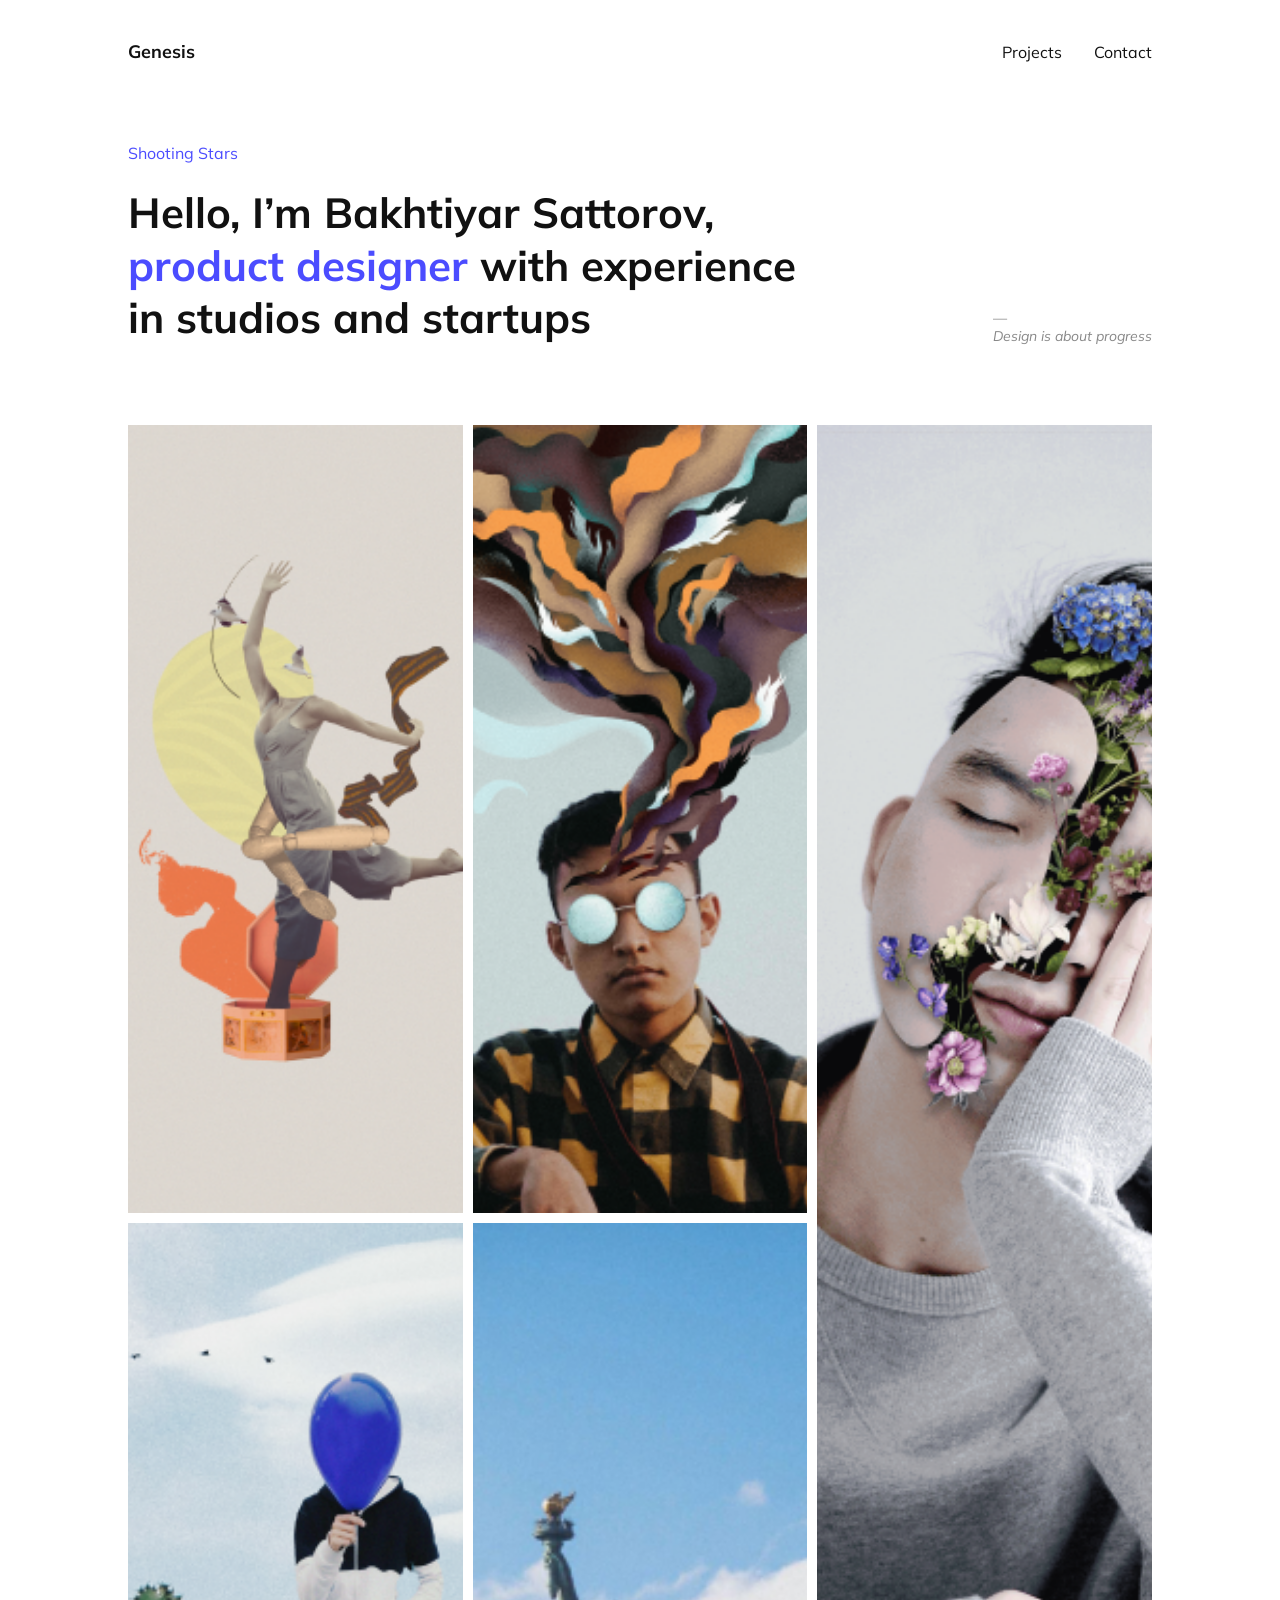
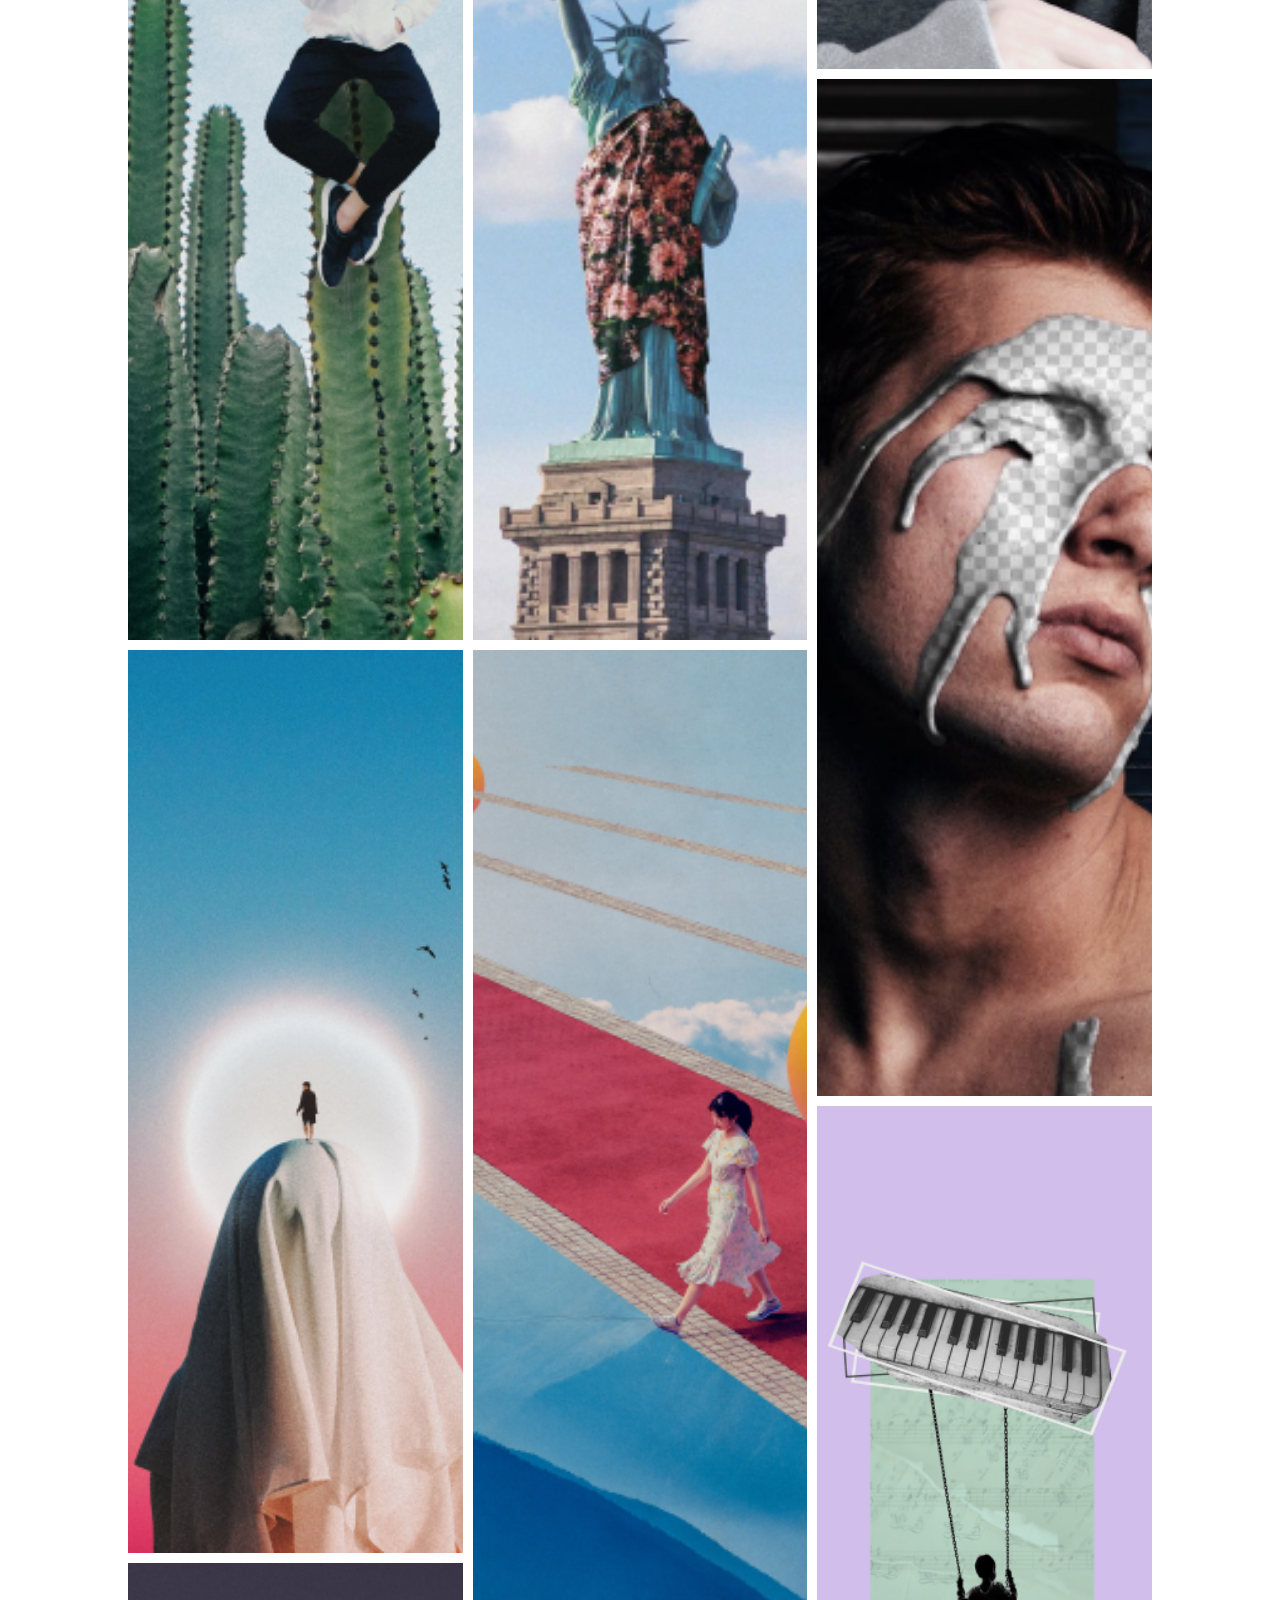
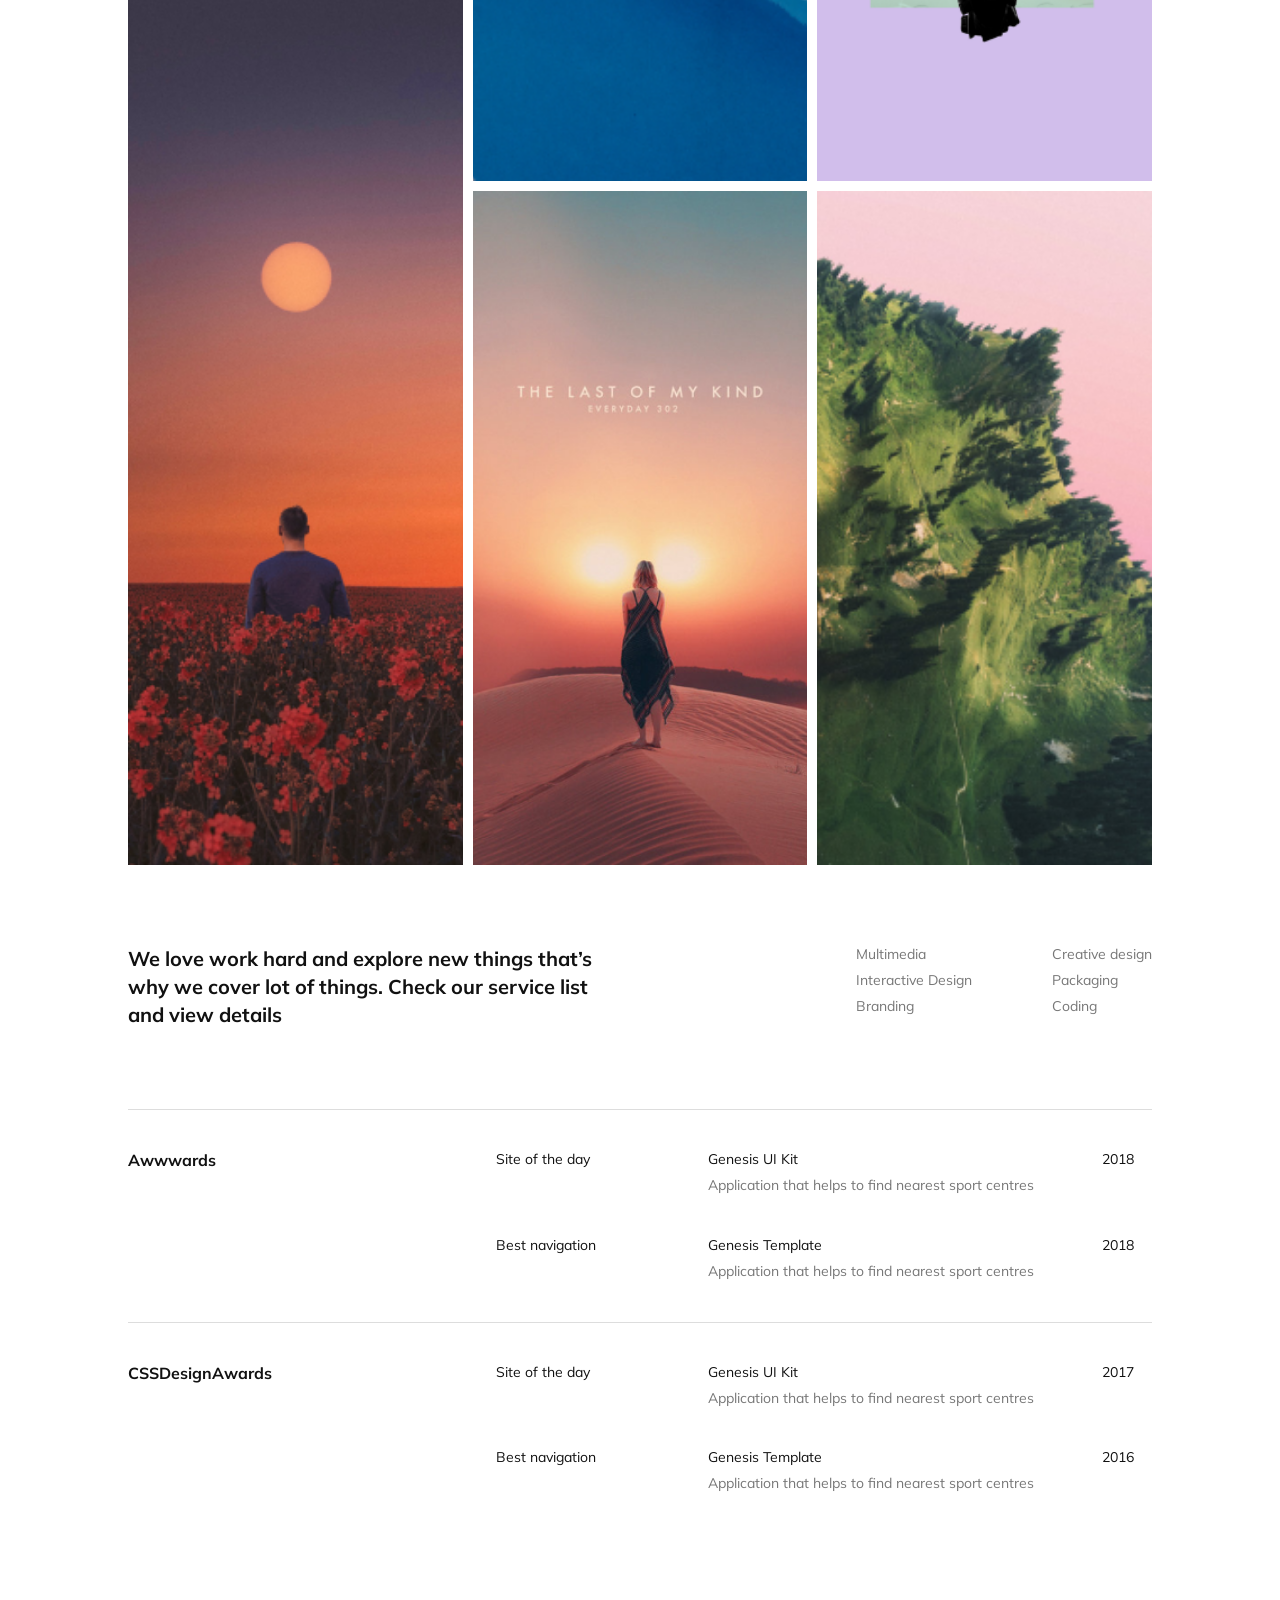
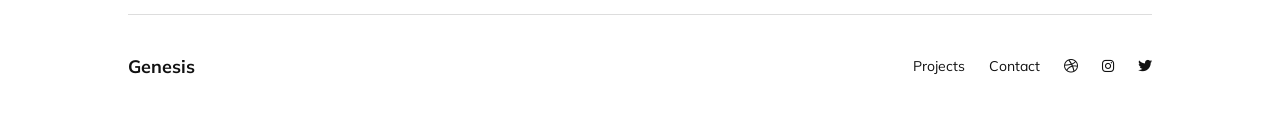
<file: index.html>
<!DOCTYPE html>
<html lang="en">
<head>
    <meta charset="UTF-8">
    <meta name="viewport" content="width=device-width, initial-scale=1.0">
    <title>Document</title>
    <link rel="preconnect" href="https://fonts.googleapis.com">
    <link rel="preconnect" href="https://fonts.gstatic.com" crossorigin>
    <link href="https://fonts.googleapis.com/css2?family=Mulish:wght@400;600;700&display=swap" rel="stylesheet">
    <link rel="stylesheet" href="https://cdnjs.cloudflare.com/ajax/libs/font-awesome/6.5.2/css/all.min.css">   
    <link rel="stylesheet" href="styles/style.css">
</head>
    <body>

    <header class="header">
        <nav class="header__nav">
            <a class="header__logo" href="index.html">Genesis</a>

            <ul class="header__list">
                <li><a href="pages/project-details.html">Projects</a></li>
                <li><a href="pages/contact.html">Contact</a></li>
            </ul>
        </nav>
    </header>

    <main>
<section class="intro">
    <p class="intro__category">Shooting Stars</p>

    <div class="intro__content">
        <h1>Hello, I’m Bakhtiyar Sattorov, <span>product designer</span> with experience in studios and startups</h1>
        <p>—<br><em>Design is about progress</em></p>
    </div>
</section>

<section class="gallery">
    <div class="gallery__item gallery__item--a">
        <img src="images/image-A.png" alt="">
    </div>

    <div class="gallery__item gallery__item--b">
        <img src="images/image-B.png" alt="">
    </div>

    <div class="gallery__item gallery__item--c">
        <img src="images/image-C.png" alt="">
    </div>

    <div class="gallery__item gallery__item--d">
        <img src="images/image-D.png" alt="">
    </div>

    <div class="gallery__item gallery__item--e">
        <img src="images/image-E.png" alt="">
    </div>

    <div class="gallery__item gallery__item--f">
        <img src="images/image-F.png" alt="">
    </div>

    <div class="gallery__item gallery__item--g">
        <img src="images/image-G.png" alt="">
    </div>

    <div class="gallery__item gallery__item--h">
        <img src="images/image-H.png" alt="">
    </div>

    <div class="gallery__item gallery__item--i">
        <img src="images/image-I.png" alt="">
    </div>

    <div class="gallery__item gallery__item--j">
        <img src="images/image-J.png" alt="">
    </div>

    <div class="gallery__item gallery__item--k">
        <img src="images/image-K.png" alt="">
    </div>

    <div class="gallery__item gallery__item--l">
        <img src="images/image-L.png" alt="">
    </div>
</section>

<section class="about">
    <p class="about__text">
        We love work hard and explore new things that’s why we cover lot of things. Check our service list and view details
    </p>

    <div class="about__skills">
        <div>
            <p>Multimedia</p>
            <p>Interactive Design</p>
            <p>Branding</p>
        </div>

        <div>
            <p>Creative design</p>
            <p>Packaging</p>
            <p>Coding</p>
        </div>
    </div>
</section>

<section class="awards">

    <div class="awards__group">
        <h2>Awwwards</h2>

        <div class="awards__item">
            <p>Site of the day</p>
            <div>
                <p>Genesis UI Kit</p>
                <p>Application that helps to find nearest sport centres</p>
            </div>
            <p>2018</p>
        </div>

        <div class="awards__item">
            <p>Best navigation</p>
            <div>
                <p>Genesis Template</p>
                <p>Application that helps to find nearest sport centres</p>
            </div>
            <p>2018</p>
        </div>
    </div>

    <div class="awards__group">
        <h2>CSSDesignAwards</h2>

        <div class="awards__item">
            <p>Site of the day</p>
            <div>
                <p>Genesis UI Kit</p>
                <p>Application that helps to find nearest sport centres</p>
            </div>
            <p>2017</p>
        </div>

        <div class="awards__item">
            <p>Best navigation</p>
            <div>
                <p>Genesis Template</p>
                <p>Application that helps to find nearest sport centres</p>
            </div>
            <p>2016</p>
        </div>
    </div>

</section>

    </main>

        <footer class="footer">
    <a class="footer__logo" href="index.html">Genesis</a>

    <nav class="footer__nav">
        <a href="pages/project-details.html">Projects</a>
        <a href="pages/contact.html">Contact</a>
        <a href="#"><i class="fa-brands fa-dribbble"></i></a>
        <a href="#"><i class="fa-brands fa-instagram"></i></a>
        <a href="#"><i class="fa-brands fa-twitter"></i></a>
    </nav>
        </footer>

</body>
</html>
</file>
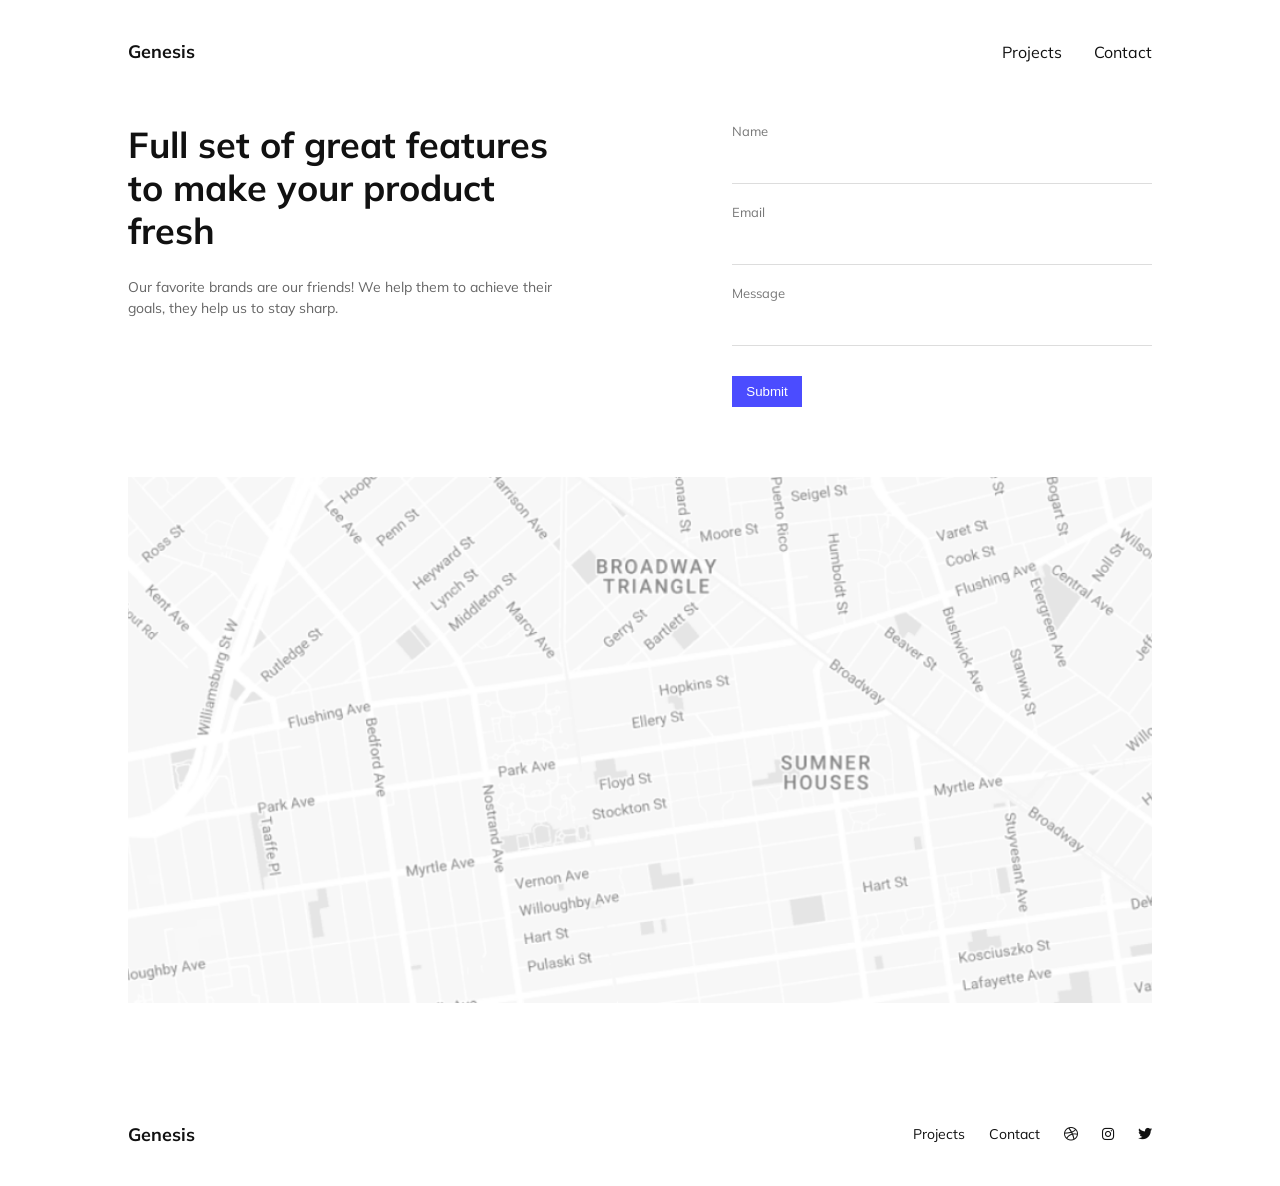
<file: pages/contact.html>
<!DOCTYPE html>
<html lang="en">
<head>
    <meta charset="UTF-8">
    <meta name="viewport" content="width=device-width, initial-scale=1.0">
    <title>Contact</title>
    <link rel="preconnect" href="https://fonts.googleapis.com">
    <link rel="preconnect" href="https://fonts.gstatic.com" crossorigin>
    <link href="https://fonts.googleapis.com/css2?family=Mulish:wght@400;600;700&display=swap" rel="stylesheet">
    <link rel="stylesheet" href="https://cdnjs.cloudflare.com/ajax/libs/font-awesome/6.5.2/css/all.min.css">   
    <link rel="stylesheet" href="../styles/style.css">
</head>

<body>

    <header class="header">
        <nav class="header__nav">
            <a class="header__logo" href="../index.html">Genesis</a>

            <ul class="header__list">
                <li><a href="project-details.html">Projects</a></li>
                <li><a href="contact.html">Contact</a></li>
            </ul>
        </nav>
    </header>

    <main class="contact">

        <section class="contact__intro">
            <div>
                <h1>Full set of great features to make your product fresh</h1>

                <p>
                    Our favorite brands are our friends! We help them to achieve
                    their goals, they help us to stay sharp.
                </p>
            </div>

            <form class="contact__form">
                <label for="name">Name</label>
                <input type="text" id="name" name="name">

                <label for="email">Email</label>
                <input type="email" id="email" name="email">

                <label for="message">Message</label>
                <input type="text" id="message" name="message">

                <button type="submit">Submit</button>
            </form>
        </section>

        <div class="contact__map">
            <img src="../images/Map.png" alt="Map showing the project location">
        </div>

    </main>

    <footer class="footer">
        <a class="footer__logo" href="../index.html">Genesis</a>

        <nav class="footer__nav">
            <a href="project-details.html">Projects</a>
            <a href="contact.html">Contact</a>
            <a href="#"><i class="fa-brands fa-dribbble"></i></a>
            <a href="#"><i class="fa-brands fa-instagram"></i></a>
            <a href="#"><i class="fa-brands fa-twitter"></i></a>
        </nav>
    </footer>

</body>
</html>
</file>
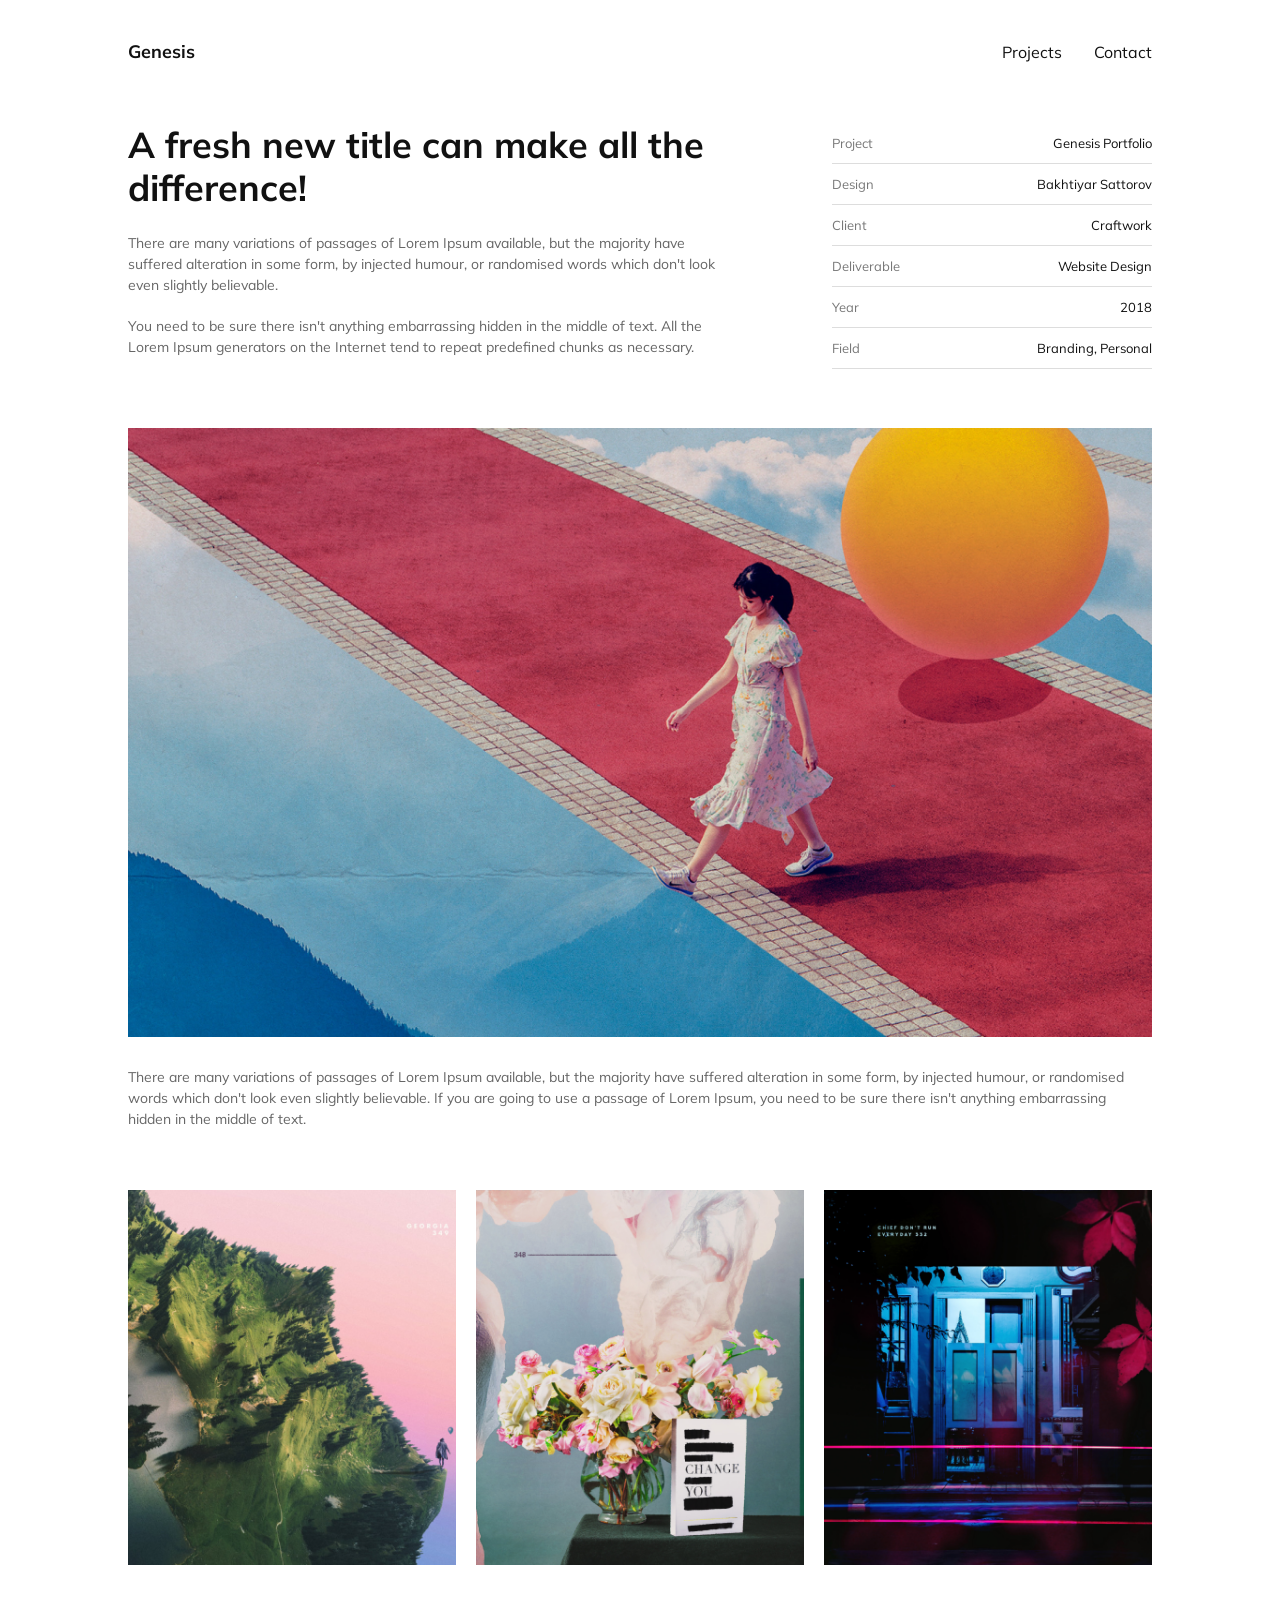
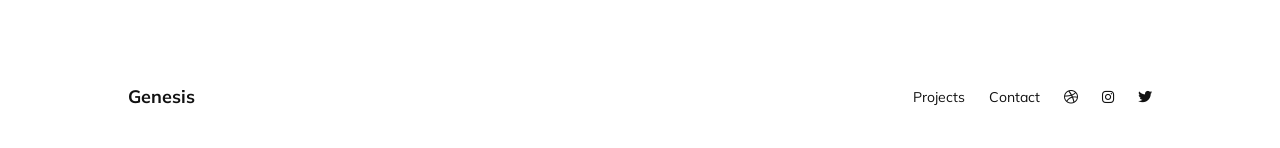
<file: pages/project-details.html>
<!DOCTYPE html>
<html lang="en">
<head>
    <meta charset="UTF-8">
    <meta name="viewport" content="width=device-width, initial-scale=1.0">
    <title>Project Details</title>
    <link rel="preconnect" href="https://fonts.googleapis.com">
    <link rel="preconnect" href="https://fonts.gstatic.com" crossorigin>
    <link href="https://fonts.googleapis.com/css2?family=Mulish:wght@400;600;700&display=swap" rel="stylesheet">
    <link rel="stylesheet" href="https://cdnjs.cloudflare.com/ajax/libs/font-awesome/6.5.2/css/all.min.css">  
    <link rel="stylesheet" href="../styles/style.css">
</head>

<body>

    <header class="header">
        <nav class="header__nav">
            <a class="header__logo" href="../index.html">Genesis</a>

            <ul class="header__list">
                <li><a href="project-details.html">Projects</a></li>
                <li><a href="contact.html">Contact</a></li>
            </ul>
        </nav>
    </header>

    <main class="project">

        <section class="project__intro">
            <div class="project__description">
                <h1>A fresh new title can make all the difference!</h1>

                <p>
                    There are many variations of passages of Lorem Ipsum available,
                    but the majority have suffered alteration in some form, by injected
                    humour, or randomised words which don't look even slightly believable.
                </p>

                <p>
                    You need to be sure there isn't anything embarrassing hidden in
                    the middle of text. All the Lorem Ipsum generators on the Internet
                    tend to repeat predefined chunks as necessary.
                </p>
            </div>

            <div class="project__details">
                <div><span>Project</span><strong>Genesis Portfolio</strong></div>
                <div><span>Design</span><strong>Bakhtiyar Sattorov</strong></div>
                <div><span>Client</span><strong>Craftwork</strong></div>
                <div><span>Deliverable</span><strong>Website Design</strong></div>
                <div><span>Year</span><strong>2018</strong></div>
                <div><span>Field</span><strong>Branding, Personal</strong></div>
            </div>
        </section>

        <div class="project__hero">
            <img src="../images/image-M.png" alt="Genesis project design">
        </div>

        <p class="project__text">
            There are many variations of passages of Lorem Ipsum available, but the
            majority have suffered alteration in some form, by injected humour, or
            randomised words which don't look even slightly believable. If you are
            going to use a passage of Lorem Ipsum, you need to be sure there isn't
            anything embarrassing hidden in the middle of text.
        </p>

        <section class="project__gallery">
            <div>
                <img src="../images/image-N.png" alt="Genesis project image">
            </div>

            <div>
                <img src="../images/image-O.png" alt="Genesis project image">
            </div>

            <div>
                <img src="../images/image-P.png" alt="Genesis project image">
            </div>
        </section>

    </main>

    <footer class="footer">
        <a class="footer__logo" href="../index.html">Genesis</a>

        <nav class="footer__nav">
            <a href="project-details.html">Projects</a>
            <a href="contact.html">Contact</a>
            <a href="#"><i class="fa-brands fa-dribbble"></i></a>
            <a href="#"><i class="fa-brands fa-instagram"></i></a>
            <a href="#"><i class="fa-brands fa-twitter"></i></a>
        </nav>
    </footer>

</body>
</html>
</file>
<file: styles/style.css>
*{-webkit-box-sizing:border-box;box-sizing:border-box}body{margin:0;background-color:white;font-family:"Mulish",sans-serif;color:#111}a{color:inherit;text-decoration:none}.footer,.header,main{width:80%;max-width:1200px;margin:0 auto;background-color:white}.header{display:-webkit-box;display:-ms-flexbox;display:flex;-webkit-box-pack:justify;-ms-flex-pack:justify;justify-content:space-between;-webkit-box-align:center;-ms-flex-align:center;align-items:center;padding:40px 0}.header__nav{display:-webkit-box;display:-ms-flexbox;display:flex;-webkit-box-pack:justify;-ms-flex-pack:justify;justify-content:space-between;-webkit-box-align:center;-ms-flex-align:center;align-items:center;width:100%}.footer__logo,.header__logo{font-size:18px;font-weight:bold}.header__list{display:-webkit-box;display:-ms-flexbox;display:flex;gap:32px;margin:0;padding:0;list-style:none}main{padding:0}.intro{padding:40px 0 80px}.intro__category{margin:0 0 24px;color:#4b4cff}.intro__content{display:-webkit-box;display:-ms-flexbox;display:flex;-webkit-box-pack:justify;-ms-flex-pack:justify;justify-content:space-between;-webkit-box-align:end;-ms-flex-align:end;align-items:flex-end;gap:40px}.intro h1{max-width:700px;margin:0;font-size:42px;line-height:1.25}.intro h1 span{color:#4b4cff}.intro__content p{margin:0;color:#888;font-size:14px}.gallery{display:-ms-grid;display:grid;-ms-grid-columns:1fr 10px 1fr 10px 1fr 10px 1fr 10px 1fr 10px 1fr 10px 1fr 10px 1fr 10px 1fr;grid-template-columns:repeat(9,1fr);-ms-grid-rows:1fr 10px 1fr 10px 1fr 10px 1fr 10px 1fr 10px 1fr 10px 1fr 10px 1fr 10px 1fr 10px 1fr 10px 1fr 10px 1fr 10px 1fr 10px 1fr 10px 1fr 10px 1fr 10px 1fr 10px 1fr 10px 1fr 10px 1fr 10px 1fr 10px 1fr 10px 1fr 10px 1fr 10px 1fr 10px 1fr 10px 1fr 10px 1fr 10px 1fr 10px 1fr 10px 1fr 10px 1fr;grid-template-rows:repeat(32,1fr);gap:10px;width:100%;aspect-ratio:9/32}.gallery>:first-child{-ms-grid-row:1;-ms-grid-column:1}.gallery>:nth-child(2){-ms-grid-row:1;-ms-grid-column:3}.gallery>:nth-child(3){-ms-grid-row:1;-ms-grid-column:5}.gallery>:nth-child(4){-ms-grid-row:1;-ms-grid-column:7}.gallery>:nth-child(5){-ms-grid-row:1;-ms-grid-column:9}.gallery>:nth-child(6){-ms-grid-row:1;-ms-grid-column:11}.gallery>:nth-child(7){-ms-grid-row:1;-ms-grid-column:13}.gallery>:nth-child(8){-ms-grid-row:1;-ms-grid-column:15}.gallery>:nth-child(9){-ms-grid-row:1;-ms-grid-column:17}.gallery>:nth-child(10){-ms-grid-row:3;-ms-grid-column:1}.gallery>:nth-child(11){-ms-grid-row:3;-ms-grid-column:3}.gallery>:nth-child(12){-ms-grid-row:3;-ms-grid-column:5}.gallery>:nth-child(13){-ms-grid-row:3;-ms-grid-column:7}.gallery>:nth-child(14){-ms-grid-row:3;-ms-grid-column:9}.gallery>:nth-child(15){-ms-grid-row:3;-ms-grid-column:11}.gallery>:nth-child(16){-ms-grid-row:3;-ms-grid-column:13}.gallery>:nth-child(17){-ms-grid-row:3;-ms-grid-column:15}.gallery>:nth-child(18){-ms-grid-row:3;-ms-grid-column:17}.gallery>:nth-child(19){-ms-grid-row:5;-ms-grid-column:1}.gallery>:nth-child(20){-ms-grid-row:5;-ms-grid-column:3}.gallery>:nth-child(21){-ms-grid-row:5;-ms-grid-column:5}.gallery>:nth-child(22){-ms-grid-row:5;-ms-grid-column:7}.gallery>:nth-child(23){-ms-grid-row:5;-ms-grid-column:9}.gallery>:nth-child(24){-ms-grid-row:5;-ms-grid-column:11}.gallery>:nth-child(25){-ms-grid-row:5;-ms-grid-column:13}.gallery>:nth-child(26){-ms-grid-row:5;-ms-grid-column:15}.gallery>:nth-child(27){-ms-grid-row:5;-ms-grid-column:17}.gallery>:nth-child(28){-ms-grid-row:7;-ms-grid-column:1}.gallery>:nth-child(29){-ms-grid-row:7;-ms-grid-column:3}.gallery>:nth-child(30){-ms-grid-row:7;-ms-grid-column:5}.gallery>:nth-child(31){-ms-grid-row:7;-ms-grid-column:7}.gallery>:nth-child(32){-ms-grid-row:7;-ms-grid-column:9}.gallery>:nth-child(33){-ms-grid-row:7;-ms-grid-column:11}.gallery>:nth-child(34){-ms-grid-row:7;-ms-grid-column:13}.gallery>:nth-child(35){-ms-grid-row:7;-ms-grid-column:15}.gallery>:nth-child(36){-ms-grid-row:7;-ms-grid-column:17}.gallery>:nth-child(37){-ms-grid-row:9;-ms-grid-column:1}.gallery>:nth-child(38){-ms-grid-row:9;-ms-grid-column:3}.gallery>:nth-child(39){-ms-grid-row:9;-ms-grid-column:5}.gallery>:nth-child(40){-ms-grid-row:9;-ms-grid-column:7}.gallery>:nth-child(41){-ms-grid-row:9;-ms-grid-column:9}.gallery>:nth-child(42){-ms-grid-row:9;-ms-grid-column:11}.gallery>:nth-child(43){-ms-grid-row:9;-ms-grid-column:13}.gallery>:nth-child(44){-ms-grid-row:9;-ms-grid-column:15}.gallery>:nth-child(45){-ms-grid-row:9;-ms-grid-column:17}.gallery>:nth-child(46){-ms-grid-row:11;-ms-grid-column:1}.gallery>:nth-child(47){-ms-grid-row:11;-ms-grid-column:3}.gallery>:nth-child(48){-ms-grid-row:11;-ms-grid-column:5}.gallery>:nth-child(49){-ms-grid-row:11;-ms-grid-column:7}.gallery>:nth-child(50){-ms-grid-row:11;-ms-grid-column:9}.gallery>:nth-child(51){-ms-grid-row:11;-ms-grid-column:11}.gallery>:nth-child(52){-ms-grid-row:11;-ms-grid-column:13}.gallery>:nth-child(53){-ms-grid-row:11;-ms-grid-column:15}.gallery>:nth-child(54){-ms-grid-row:11;-ms-grid-column:17}.gallery>:nth-child(55){-ms-grid-row:13;-ms-grid-column:1}.gallery>:nth-child(56){-ms-grid-row:13;-ms-grid-column:3}.gallery>:nth-child(57){-ms-grid-row:13;-ms-grid-column:5}.gallery>:nth-child(58){-ms-grid-row:13;-ms-grid-column:7}.gallery>:nth-child(59){-ms-grid-row:13;-ms-grid-column:9}.gallery>:nth-child(60){-ms-grid-row:13;-ms-grid-column:11}.gallery>:nth-child(61){-ms-grid-row:13;-ms-grid-column:13}.gallery>:nth-child(62){-ms-grid-row:13;-ms-grid-column:15}.gallery>:nth-child(63){-ms-grid-row:13;-ms-grid-column:17}.gallery>:nth-child(64){-ms-grid-row:15;-ms-grid-column:1}.gallery>:nth-child(65){-ms-grid-row:15;-ms-grid-column:3}.gallery>:nth-child(66){-ms-grid-row:15;-ms-grid-column:5}.gallery>:nth-child(67){-ms-grid-row:15;-ms-grid-column:7}.gallery>:nth-child(68){-ms-grid-row:15;-ms-grid-column:9}.gallery>:nth-child(69){-ms-grid-row:15;-ms-grid-column:11}.gallery>:nth-child(70){-ms-grid-row:15;-ms-grid-column:13}.gallery>:nth-child(71){-ms-grid-row:15;-ms-grid-column:15}.gallery>:nth-child(72){-ms-grid-row:15;-ms-grid-column:17}.gallery>:nth-child(73){-ms-grid-row:17;-ms-grid-column:1}.gallery>:nth-child(74){-ms-grid-row:17;-ms-grid-column:3}.gallery>:nth-child(75){-ms-grid-row:17;-ms-grid-column:5}.gallery>:nth-child(76){-ms-grid-row:17;-ms-grid-column:7}.gallery>:nth-child(77){-ms-grid-row:17;-ms-grid-column:9}.gallery>:nth-child(78){-ms-grid-row:17;-ms-grid-column:11}.gallery>:nth-child(79){-ms-grid-row:17;-ms-grid-column:13}.gallery>:nth-child(80){-ms-grid-row:17;-ms-grid-column:15}.gallery>:nth-child(81){-ms-grid-row:17;-ms-grid-column:17}.gallery>:nth-child(82){-ms-grid-row:19;-ms-grid-column:1}.gallery>:nth-child(83){-ms-grid-row:19;-ms-grid-column:3}.gallery>:nth-child(84){-ms-grid-row:19;-ms-grid-column:5}.gallery>:nth-child(85){-ms-grid-row:19;-ms-grid-column:7}.gallery>:nth-child(86){-ms-grid-row:19;-ms-grid-column:9}.gallery>:nth-child(87){-ms-grid-row:19;-ms-grid-column:11}.gallery>:nth-child(88){-ms-grid-row:19;-ms-grid-column:13}.gallery>:nth-child(89){-ms-grid-row:19;-ms-grid-column:15}.gallery>:nth-child(90){-ms-grid-row:19;-ms-grid-column:17}.gallery>:nth-child(91){-ms-grid-row:21;-ms-grid-column:1}.gallery>:nth-child(92){-ms-grid-row:21;-ms-grid-column:3}.gallery>:nth-child(93){-ms-grid-row:21;-ms-grid-column:5}.gallery>:nth-child(94){-ms-grid-row:21;-ms-grid-column:7}.gallery>:nth-child(95){-ms-grid-row:21;-ms-grid-column:9}.gallery>:nth-child(96){-ms-grid-row:21;-ms-grid-column:11}.gallery>:nth-child(97){-ms-grid-row:21;-ms-grid-column:13}.gallery>:nth-child(98){-ms-grid-row:21;-ms-grid-column:15}.gallery>:nth-child(99){-ms-grid-row:21;-ms-grid-column:17}.gallery>:nth-child(100){-ms-grid-row:23;-ms-grid-column:1}.gallery>:nth-child(101){-ms-grid-row:23;-ms-grid-column:3}.gallery>:nth-child(102){-ms-grid-row:23;-ms-grid-column:5}.gallery>:nth-child(103){-ms-grid-row:23;-ms-grid-column:7}.gallery>:nth-child(104){-ms-grid-row:23;-ms-grid-column:9}.gallery>:nth-child(105){-ms-grid-row:23;-ms-grid-column:11}.gallery>:nth-child(106){-ms-grid-row:23;-ms-grid-column:13}.gallery>:nth-child(107){-ms-grid-row:23;-ms-grid-column:15}.gallery>:nth-child(108){-ms-grid-row:23;-ms-grid-column:17}.gallery>:nth-child(109){-ms-grid-row:25;-ms-grid-column:1}.gallery>:nth-child(110){-ms-grid-row:25;-ms-grid-column:3}.gallery>:nth-child(111){-ms-grid-row:25;-ms-grid-column:5}.gallery>:nth-child(112){-ms-grid-row:25;-ms-grid-column:7}.gallery>:nth-child(113){-ms-grid-row:25;-ms-grid-column:9}.gallery>:nth-child(114){-ms-grid-row:25;-ms-grid-column:11}.gallery>:nth-child(115){-ms-grid-row:25;-ms-grid-column:13}.gallery>:nth-child(116){-ms-grid-row:25;-ms-grid-column:15}.gallery>:nth-child(117){-ms-grid-row:25;-ms-grid-column:17}.gallery>:nth-child(118){-ms-grid-row:27;-ms-grid-column:1}.gallery>:nth-child(119){-ms-grid-row:27;-ms-grid-column:3}.gallery>:nth-child(120){-ms-grid-row:27;-ms-grid-column:5}.gallery>:nth-child(121){-ms-grid-row:27;-ms-grid-column:7}.gallery>:nth-child(122){-ms-grid-row:27;-ms-grid-column:9}.gallery>:nth-child(123){-ms-grid-row:27;-ms-grid-column:11}.gallery>:nth-child(124){-ms-grid-row:27;-ms-grid-column:13}.gallery>:nth-child(125){-ms-grid-row:27;-ms-grid-column:15}.gallery>:nth-child(126){-ms-grid-row:27;-ms-grid-column:17}.gallery>:nth-child(127){-ms-grid-row:29;-ms-grid-column:1}.gallery>:nth-child(128){-ms-grid-row:29;-ms-grid-column:3}.gallery>:nth-child(129){-ms-grid-row:29;-ms-grid-column:5}.gallery>:nth-child(130){-ms-grid-row:29;-ms-grid-column:7}.gallery>:nth-child(131){-ms-grid-row:29;-ms-grid-column:9}.gallery>:nth-child(132){-ms-grid-row:29;-ms-grid-column:11}.gallery>:nth-child(133){-ms-grid-row:29;-ms-grid-column:13}.gallery>:nth-child(134){-ms-grid-row:29;-ms-grid-column:15}.gallery>:nth-child(135){-ms-grid-row:29;-ms-grid-column:17}.gallery>:nth-child(136){-ms-grid-row:31;-ms-grid-column:1}.gallery>:nth-child(137){-ms-grid-row:31;-ms-grid-column:3}.gallery>:nth-child(138){-ms-grid-row:31;-ms-grid-column:5}.gallery>:nth-child(139){-ms-grid-row:31;-ms-grid-column:7}.gallery>:nth-child(140){-ms-grid-row:31;-ms-grid-column:9}.gallery>:nth-child(141){-ms-grid-row:31;-ms-grid-column:11}.gallery>:nth-child(142){-ms-grid-row:31;-ms-grid-column:13}.gallery>:nth-child(143){-ms-grid-row:31;-ms-grid-column:15}.gallery>:nth-child(144){-ms-grid-row:31;-ms-grid-column:17}.gallery>:nth-child(145){-ms-grid-row:33;-ms-grid-column:1}.gallery>:nth-child(146){-ms-grid-row:33;-ms-grid-column:3}.gallery>:nth-child(147){-ms-grid-row:33;-ms-grid-column:5}.gallery>:nth-child(148){-ms-grid-row:33;-ms-grid-column:7}.gallery>:nth-child(149){-ms-grid-row:33;-ms-grid-column:9}.gallery>:nth-child(150){-ms-grid-row:33;-ms-grid-column:11}.gallery>:nth-child(151){-ms-grid-row:33;-ms-grid-column:13}.gallery>:nth-child(152){-ms-grid-row:33;-ms-grid-column:15}.gallery>:nth-child(153){-ms-grid-row:33;-ms-grid-column:17}.gallery>:nth-child(154){-ms-grid-row:35;-ms-grid-column:1}.gallery>:nth-child(155){-ms-grid-row:35;-ms-grid-column:3}.gallery>:nth-child(156){-ms-grid-row:35;-ms-grid-column:5}.gallery>:nth-child(157){-ms-grid-row:35;-ms-grid-column:7}.gallery>:nth-child(158){-ms-grid-row:35;-ms-grid-column:9}.gallery>:nth-child(159){-ms-grid-row:35;-ms-grid-column:11}.gallery>:nth-child(160){-ms-grid-row:35;-ms-grid-column:13}.gallery>:nth-child(161){-ms-grid-row:35;-ms-grid-column:15}.gallery>:nth-child(162){-ms-grid-row:35;-ms-grid-column:17}.gallery>:nth-child(163){-ms-grid-row:37;-ms-grid-column:1}.gallery>:nth-child(164){-ms-grid-row:37;-ms-grid-column:3}.gallery>:nth-child(165){-ms-grid-row:37;-ms-grid-column:5}.gallery>:nth-child(166){-ms-grid-row:37;-ms-grid-column:7}.gallery>:nth-child(167){-ms-grid-row:37;-ms-grid-column:9}.gallery>:nth-child(168){-ms-grid-row:37;-ms-grid-column:11}.gallery>:nth-child(169){-ms-grid-row:37;-ms-grid-column:13}.gallery>:nth-child(170){-ms-grid-row:37;-ms-grid-column:15}.gallery>:nth-child(171){-ms-grid-row:37;-ms-grid-column:17}.gallery>:nth-child(172){-ms-grid-row:39;-ms-grid-column:1}.gallery>:nth-child(173){-ms-grid-row:39;-ms-grid-column:3}.gallery>:nth-child(174){-ms-grid-row:39;-ms-grid-column:5}.gallery>:nth-child(175){-ms-grid-row:39;-ms-grid-column:7}.gallery>:nth-child(176){-ms-grid-row:39;-ms-grid-column:9}.gallery>:nth-child(177){-ms-grid-row:39;-ms-grid-column:11}.gallery>:nth-child(178){-ms-grid-row:39;-ms-grid-column:13}.gallery>:nth-child(179){-ms-grid-row:39;-ms-grid-column:15}.gallery>:nth-child(180){-ms-grid-row:39;-ms-grid-column:17}.gallery>:nth-child(181){-ms-grid-row:41;-ms-grid-column:1}.gallery>:nth-child(182){-ms-grid-row:41;-ms-grid-column:3}.gallery>:nth-child(183){-ms-grid-row:41;-ms-grid-column:5}.gallery>:nth-child(184){-ms-grid-row:41;-ms-grid-column:7}.gallery>:nth-child(185){-ms-grid-row:41;-ms-grid-column:9}.gallery>:nth-child(186){-ms-grid-row:41;-ms-grid-column:11}.gallery>:nth-child(187){-ms-grid-row:41;-ms-grid-column:13}.gallery>:nth-child(188){-ms-grid-row:41;-ms-grid-column:15}.gallery>:nth-child(189){-ms-grid-row:41;-ms-grid-column:17}.gallery>:nth-child(190){-ms-grid-row:43;-ms-grid-column:1}.gallery>:nth-child(191){-ms-grid-row:43;-ms-grid-column:3}.gallery>:nth-child(192){-ms-grid-row:43;-ms-grid-column:5}.gallery>:nth-child(193){-ms-grid-row:43;-ms-grid-column:7}.gallery>:nth-child(194){-ms-grid-row:43;-ms-grid-column:9}.gallery>:nth-child(195){-ms-grid-row:43;-ms-grid-column:11}.gallery>:nth-child(196){-ms-grid-row:43;-ms-grid-column:13}.gallery>:nth-child(197){-ms-grid-row:43;-ms-grid-column:15}.gallery>:nth-child(198){-ms-grid-row:43;-ms-grid-column:17}.gallery>:nth-child(199){-ms-grid-row:45;-ms-grid-column:1}.gallery>:nth-child(200){-ms-grid-row:45;-ms-grid-column:3}.gallery>:nth-child(201){-ms-grid-row:45;-ms-grid-column:5}.gallery>:nth-child(202){-ms-grid-row:45;-ms-grid-column:7}.gallery>:nth-child(203){-ms-grid-row:45;-ms-grid-column:9}.gallery>:nth-child(204){-ms-grid-row:45;-ms-grid-column:11}.gallery>:nth-child(205){-ms-grid-row:45;-ms-grid-column:13}.gallery>:nth-child(206){-ms-grid-row:45;-ms-grid-column:15}.gallery>:nth-child(207){-ms-grid-row:45;-ms-grid-column:17}.gallery>:nth-child(208){-ms-grid-row:47;-ms-grid-column:1}.gallery>:nth-child(209){-ms-grid-row:47;-ms-grid-column:3}.gallery>:nth-child(210){-ms-grid-row:47;-ms-grid-column:5}.gallery>:nth-child(211){-ms-grid-row:47;-ms-grid-column:7}.gallery>:nth-child(212){-ms-grid-row:47;-ms-grid-column:9}.gallery>:nth-child(213){-ms-grid-row:47;-ms-grid-column:11}.gallery>:nth-child(214){-ms-grid-row:47;-ms-grid-column:13}.gallery>:nth-child(215){-ms-grid-row:47;-ms-grid-column:15}.gallery>:nth-child(216){-ms-grid-row:47;-ms-grid-column:17}.gallery>:nth-child(217){-ms-grid-row:49;-ms-grid-column:1}.gallery>:nth-child(218){-ms-grid-row:49;-ms-grid-column:3}.gallery>:nth-child(219){-ms-grid-row:49;-ms-grid-column:5}.gallery>:nth-child(220){-ms-grid-row:49;-ms-grid-column:7}.gallery>:nth-child(221){-ms-grid-row:49;-ms-grid-column:9}.gallery>:nth-child(222){-ms-grid-row:49;-ms-grid-column:11}.gallery>:nth-child(223){-ms-grid-row:49;-ms-grid-column:13}.gallery>:nth-child(224){-ms-grid-row:49;-ms-grid-column:15}.gallery>:nth-child(225){-ms-grid-row:49;-ms-grid-column:17}.gallery>:nth-child(226){-ms-grid-row:51;-ms-grid-column:1}.gallery>:nth-child(227){-ms-grid-row:51;-ms-grid-column:3}.gallery>:nth-child(228){-ms-grid-row:51;-ms-grid-column:5}.gallery>:nth-child(229){-ms-grid-row:51;-ms-grid-column:7}.gallery>:nth-child(230){-ms-grid-row:51;-ms-grid-column:9}.gallery>:nth-child(231){-ms-grid-row:51;-ms-grid-column:11}.gallery>:nth-child(232){-ms-grid-row:51;-ms-grid-column:13}.gallery>:nth-child(233){-ms-grid-row:51;-ms-grid-column:15}.gallery>:nth-child(234){-ms-grid-row:51;-ms-grid-column:17}.gallery>:nth-child(235){-ms-grid-row:53;-ms-grid-column:1}.gallery>:nth-child(236){-ms-grid-row:53;-ms-grid-column:3}.gallery>:nth-child(237){-ms-grid-row:53;-ms-grid-column:5}.gallery>:nth-child(238){-ms-grid-row:53;-ms-grid-column:7}.gallery>:nth-child(239){-ms-grid-row:53;-ms-grid-column:9}.gallery>:nth-child(240){-ms-grid-row:53;-ms-grid-column:11}.gallery>:nth-child(241){-ms-grid-row:53;-ms-grid-column:13}.gallery>:nth-child(242){-ms-grid-row:53;-ms-grid-column:15}.gallery>:nth-child(243){-ms-grid-row:53;-ms-grid-column:17}.gallery>:nth-child(244){-ms-grid-row:55;-ms-grid-column:1}.gallery>:nth-child(245){-ms-grid-row:55;-ms-grid-column:3}.gallery>:nth-child(246){-ms-grid-row:55;-ms-grid-column:5}.gallery>:nth-child(247){-ms-grid-row:55;-ms-grid-column:7}.gallery>:nth-child(248){-ms-grid-row:55;-ms-grid-column:9}.gallery>:nth-child(249){-ms-grid-row:55;-ms-grid-column:11}.gallery>:nth-child(250){-ms-grid-row:55;-ms-grid-column:13}.gallery>:nth-child(251){-ms-grid-row:55;-ms-grid-column:15}.gallery>:nth-child(252){-ms-grid-row:55;-ms-grid-column:17}.gallery>:nth-child(253){-ms-grid-row:57;-ms-grid-column:1}.gallery>:nth-child(254){-ms-grid-row:57;-ms-grid-column:3}.gallery>:nth-child(255){-ms-grid-row:57;-ms-grid-column:5}.gallery>:nth-child(256){-ms-grid-row:57;-ms-grid-column:7}.gallery>:nth-child(257){-ms-grid-row:57;-ms-grid-column:9}.gallery>:nth-child(258){-ms-grid-row:57;-ms-grid-column:11}.gallery>:nth-child(259){-ms-grid-row:57;-ms-grid-column:13}.gallery>:nth-child(260){-ms-grid-row:57;-ms-grid-column:15}.gallery>:nth-child(261){-ms-grid-row:57;-ms-grid-column:17}.gallery>:nth-child(262){-ms-grid-row:59;-ms-grid-column:1}.gallery>:nth-child(263){-ms-grid-row:59;-ms-grid-column:3}.gallery>:nth-child(264){-ms-grid-row:59;-ms-grid-column:5}.gallery>:nth-child(265){-ms-grid-row:59;-ms-grid-column:7}.gallery>:nth-child(266){-ms-grid-row:59;-ms-grid-column:9}.gallery>:nth-child(267){-ms-grid-row:59;-ms-grid-column:11}.gallery>:nth-child(268){-ms-grid-row:59;-ms-grid-column:13}.gallery>:nth-child(269){-ms-grid-row:59;-ms-grid-column:15}.gallery>:nth-child(270){-ms-grid-row:59;-ms-grid-column:17}.gallery>:nth-child(271){-ms-grid-row:61;-ms-grid-column:1}.gallery>:nth-child(272){-ms-grid-row:61;-ms-grid-column:3}.gallery>:nth-child(273){-ms-grid-row:61;-ms-grid-column:5}.gallery>:nth-child(274){-ms-grid-row:61;-ms-grid-column:7}.gallery>:nth-child(275){-ms-grid-row:61;-ms-grid-column:9}.gallery>:nth-child(276){-ms-grid-row:61;-ms-grid-column:11}.gallery>:nth-child(277){-ms-grid-row:61;-ms-grid-column:13}.gallery>:nth-child(278){-ms-grid-row:61;-ms-grid-column:15}.gallery>:nth-child(279){-ms-grid-row:61;-ms-grid-column:17}.gallery>:nth-child(280){-ms-grid-row:63;-ms-grid-column:1}.gallery>:nth-child(281){-ms-grid-row:63;-ms-grid-column:3}.gallery>:nth-child(282){-ms-grid-row:63;-ms-grid-column:5}.gallery>:nth-child(283){-ms-grid-row:63;-ms-grid-column:7}.gallery>:nth-child(284){-ms-grid-row:63;-ms-grid-column:9}.gallery>:nth-child(285){-ms-grid-row:63;-ms-grid-column:11}.gallery>:nth-child(286){-ms-grid-row:63;-ms-grid-column:13}.gallery>:nth-child(287){-ms-grid-row:63;-ms-grid-column:15}.gallery>:nth-child(288){-ms-grid-row:63;-ms-grid-column:17}.gallery__item{overflow:hidden}.gallery__item img{width:100%;height:100%;-o-object-fit:cover;object-fit:cover;display:block}.gallery__item--a{-ms-grid-column:1;-ms-grid-column-span:3;grid-column:1/4;-ms-grid-row:1;-ms-grid-row-span:7;grid-row:1/8}.gallery__item--b{-ms-grid-column:4;-ms-grid-column-span:3;grid-column:4/7;-ms-grid-row:1;-ms-grid-row-span:7;grid-row:1/8}.gallery__item--c{-ms-grid-column:7;-ms-grid-column-span:3;grid-column:7/10;-ms-grid-row:1;-ms-grid-row-span:11;grid-row:1/12}.gallery__item--d{-ms-grid-column:1;-ms-grid-column-span:3;grid-column:1/4;-ms-grid-row:8;-ms-grid-row-span:9;grid-row:8/17}.gallery__item--e{-ms-grid-column:4;-ms-grid-column-span:3;grid-column:4/7;-ms-grid-row:8;-ms-grid-row-span:9;grid-row:8/17}.gallery__item--f{-ms-grid-column:7;-ms-grid-column-span:3;grid-column:7/10;-ms-grid-row:12;-ms-grid-row-span:9;grid-row:12/21}.gallery__item--g{-ms-grid-column:1;-ms-grid-column-span:3;grid-column:1/4;-ms-grid-row:17;-ms-grid-row-span:8;grid-row:17/25}.gallery__item--h{-ms-grid-column:4;-ms-grid-column-span:3;grid-column:4/7;-ms-grid-row:17;-ms-grid-row-span:10;grid-row:17/27}.gallery__item--i{-ms-grid-column:7;-ms-grid-column-span:3;grid-column:7/10;-ms-grid-row:21;-ms-grid-row-span:6;grid-row:21/27}.gallery__item--j{-ms-grid-column:1;-ms-grid-column-span:3;grid-column:1/4;-ms-grid-row:25;-ms-grid-row-span:8;grid-row:25/33}.gallery__item--k{-ms-grid-column:4;-ms-grid-column-span:3;grid-column:4/7;-ms-grid-row:27;-ms-grid-row-span:6;grid-row:27/33}.gallery__item--l{-ms-grid-column:7;-ms-grid-column-span:3;grid-column:7/10;-ms-grid-row:27;-ms-grid-row-span:6;grid-row:27/33}.about{display:-webkit-box;display:-ms-flexbox;display:flex;-webkit-box-pack:justify;-ms-flex-pack:justify;justify-content:space-between;gap:80px;padding:80px 0}.about__text{max-width:500px;margin:0;font-size:20px;line-height:1.4;font-weight:bold}.about__skills{display:-webkit-box;display:-ms-flexbox;display:flex;gap:80px;color:#777;font-size:14px}.about__skills p{margin:0 0 8px}.awards{padding-bottom:80px;border-bottom:1px solid #ddd}.awards__group{display:-ms-grid;display:grid;-ms-grid-columns:1fr 40px 2fr;grid-template-columns:1fr 2fr;gap:40px;padding:40px 0;border-top:1px solid #ddd}.awards__group h2{margin:0;font-size:16px}.awards__item{display:-ms-grid;display:grid;-ms-grid-columns:1fr 30px 2fr 30px 50px;grid-template-columns:1fr 2fr 50px;gap:30px;font-size:14px;-ms-grid-column:2;-ms-grid-column-span:1;grid-column:2/3}.awards__item p{margin:0}.awards__item div p:last-child{margin-top:8px;color:#777;line-height:1.4}.footer{display:-webkit-box;display:-ms-flexbox;display:flex;-webkit-box-pack:justify;-ms-flex-pack:justify;justify-content:space-between;-webkit-box-align:center;-ms-flex-align:center;align-items:center;padding:40px 0}.footer__nav{display:-webkit-box;display:-ms-flexbox;display:flex;-webkit-box-align:center;-ms-flex-align:center;align-items:center;gap:24px;font-size:14px}.project{padding:20px 0 80px}.project__intro{display:-webkit-box;display:-ms-flexbox;display:flex;-webkit-box-pack:justify;-ms-flex-pack:justify;justify-content:space-between;gap:80px;margin-bottom:50px}.project__description{max-width:600px}.project__description h1{margin:0 0 24px;font-size:36px;line-height:1.2}.project__description p{margin:0 0 20px;color:#666;font-size:14px;line-height:1.5}.project__details{width:320px}.project__details div{display:-webkit-box;display:-ms-flexbox;display:flex;-webkit-box-pack:justify;-ms-flex-pack:justify;justify-content:space-between;gap:30px;padding:12px 0;border-bottom:1px solid #ddd;font-size:13px}.project__details span{color:#777}.project__details strong{font-weight:normal}.project__hero img{display:block;width:100%}.project__text{margin:30px 0 60px;color:#666;font-size:14px;line-height:1.5}.project__gallery{display:-ms-grid;display:grid;-ms-grid-columns:1fr 20px 1fr 20px 1fr;grid-template-columns:repeat(3,1fr);gap:20px}.project__gallery div{overflow:hidden}.project__gallery img{display:block;width:100%;height:100%;-o-object-fit:cover;object-fit:cover}.contact{padding:20px 0 80px}.contact__intro{display:-webkit-box;display:-ms-flexbox;display:flex;-webkit-box-pack:justify;-ms-flex-pack:justify;justify-content:space-between;gap:100px;margin-bottom:70px}.contact__intro>div{max-width:450px}.contact__intro h1{margin:0 0 24px;font-size:36px;line-height:1.2}.contact__intro p{color:#666;font-size:14px;line-height:1.5}.contact__form{display:-webkit-box;display:-ms-flexbox;display:flex;-webkit-box-orient:vertical;-webkit-box-direction:normal;-ms-flex-direction:column;flex-direction:column;width:420px}.contact__form label{margin-bottom:8px;color:#777;font-size:13px}.contact__form input{margin-bottom:20px;padding:10px 0;border:none;border-bottom:1px solid #ddd;outline:none;font-family:inherit}.contact__form button{width:70px;margin-top:10px;padding:8px 0;border:none;background-color:#4b4cff;color:white;cursor:pointer}.contact__map img{display:block;width:100%}
</file>
